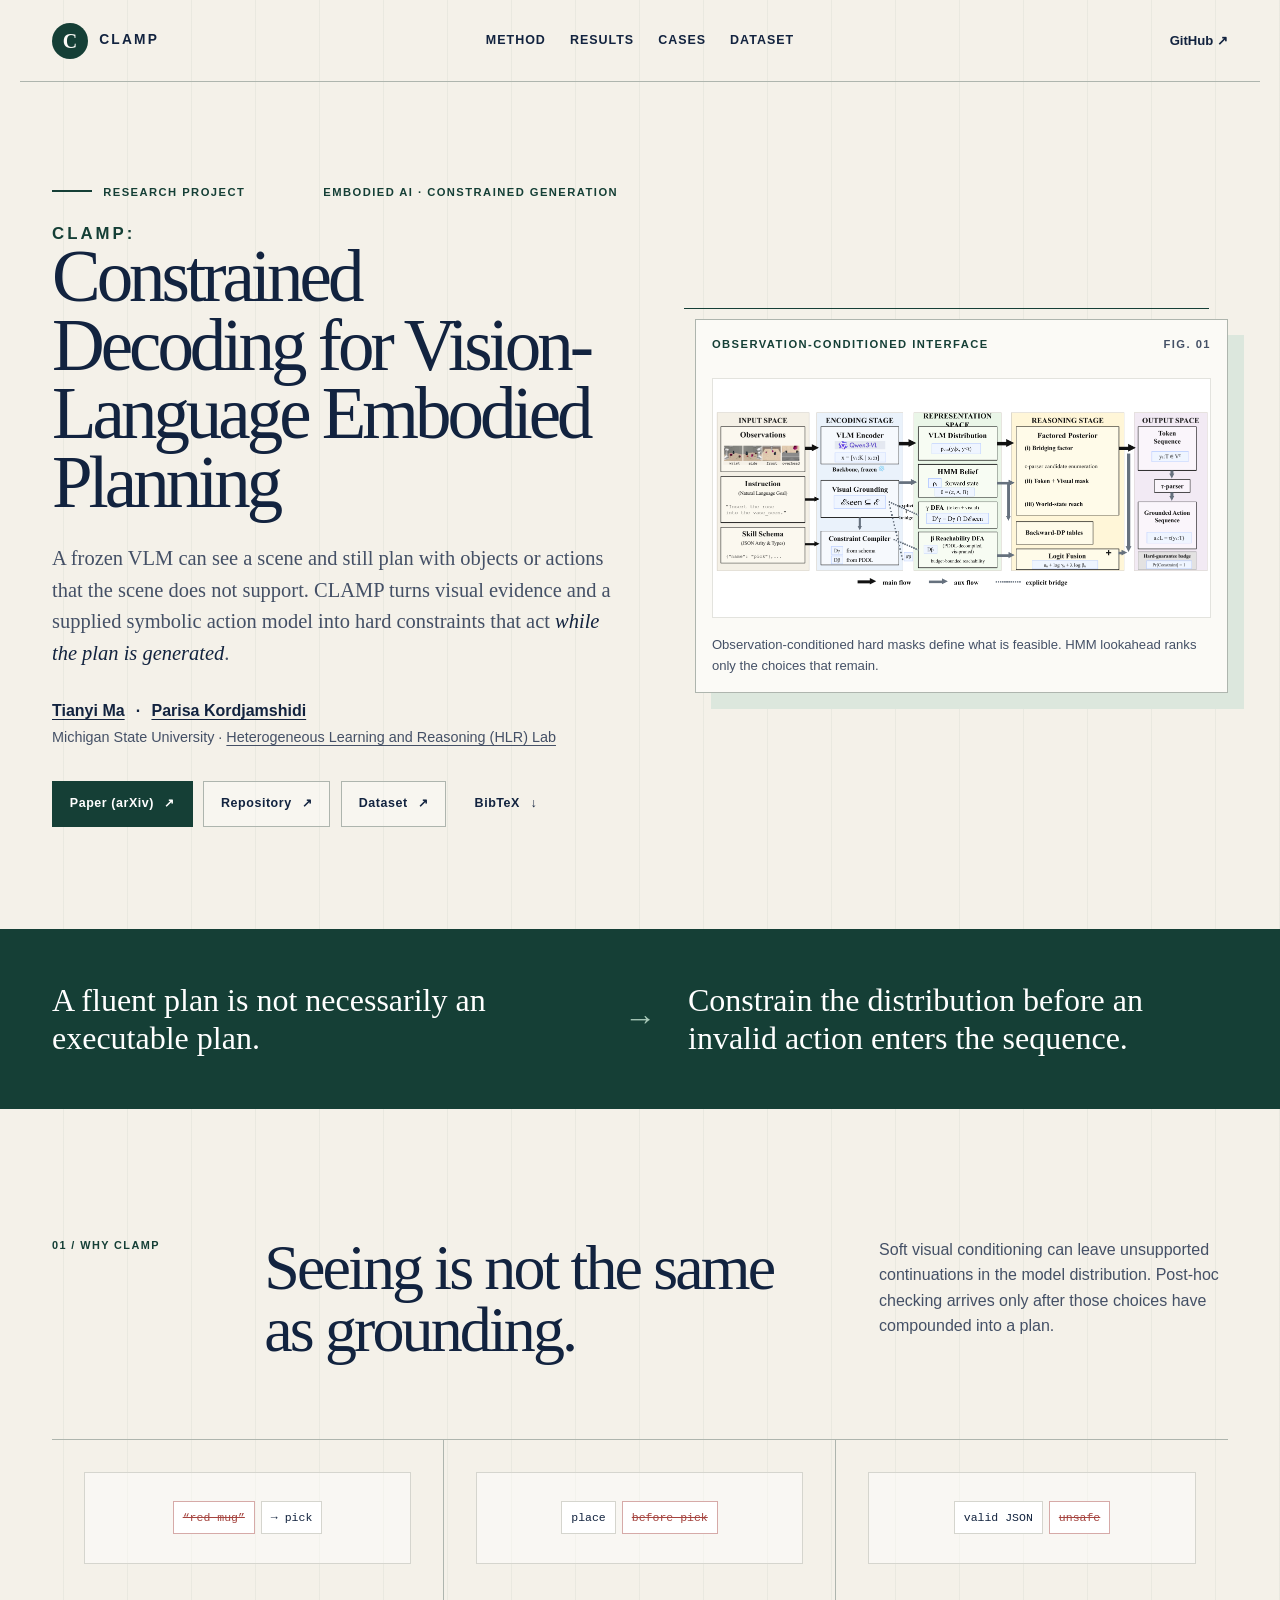
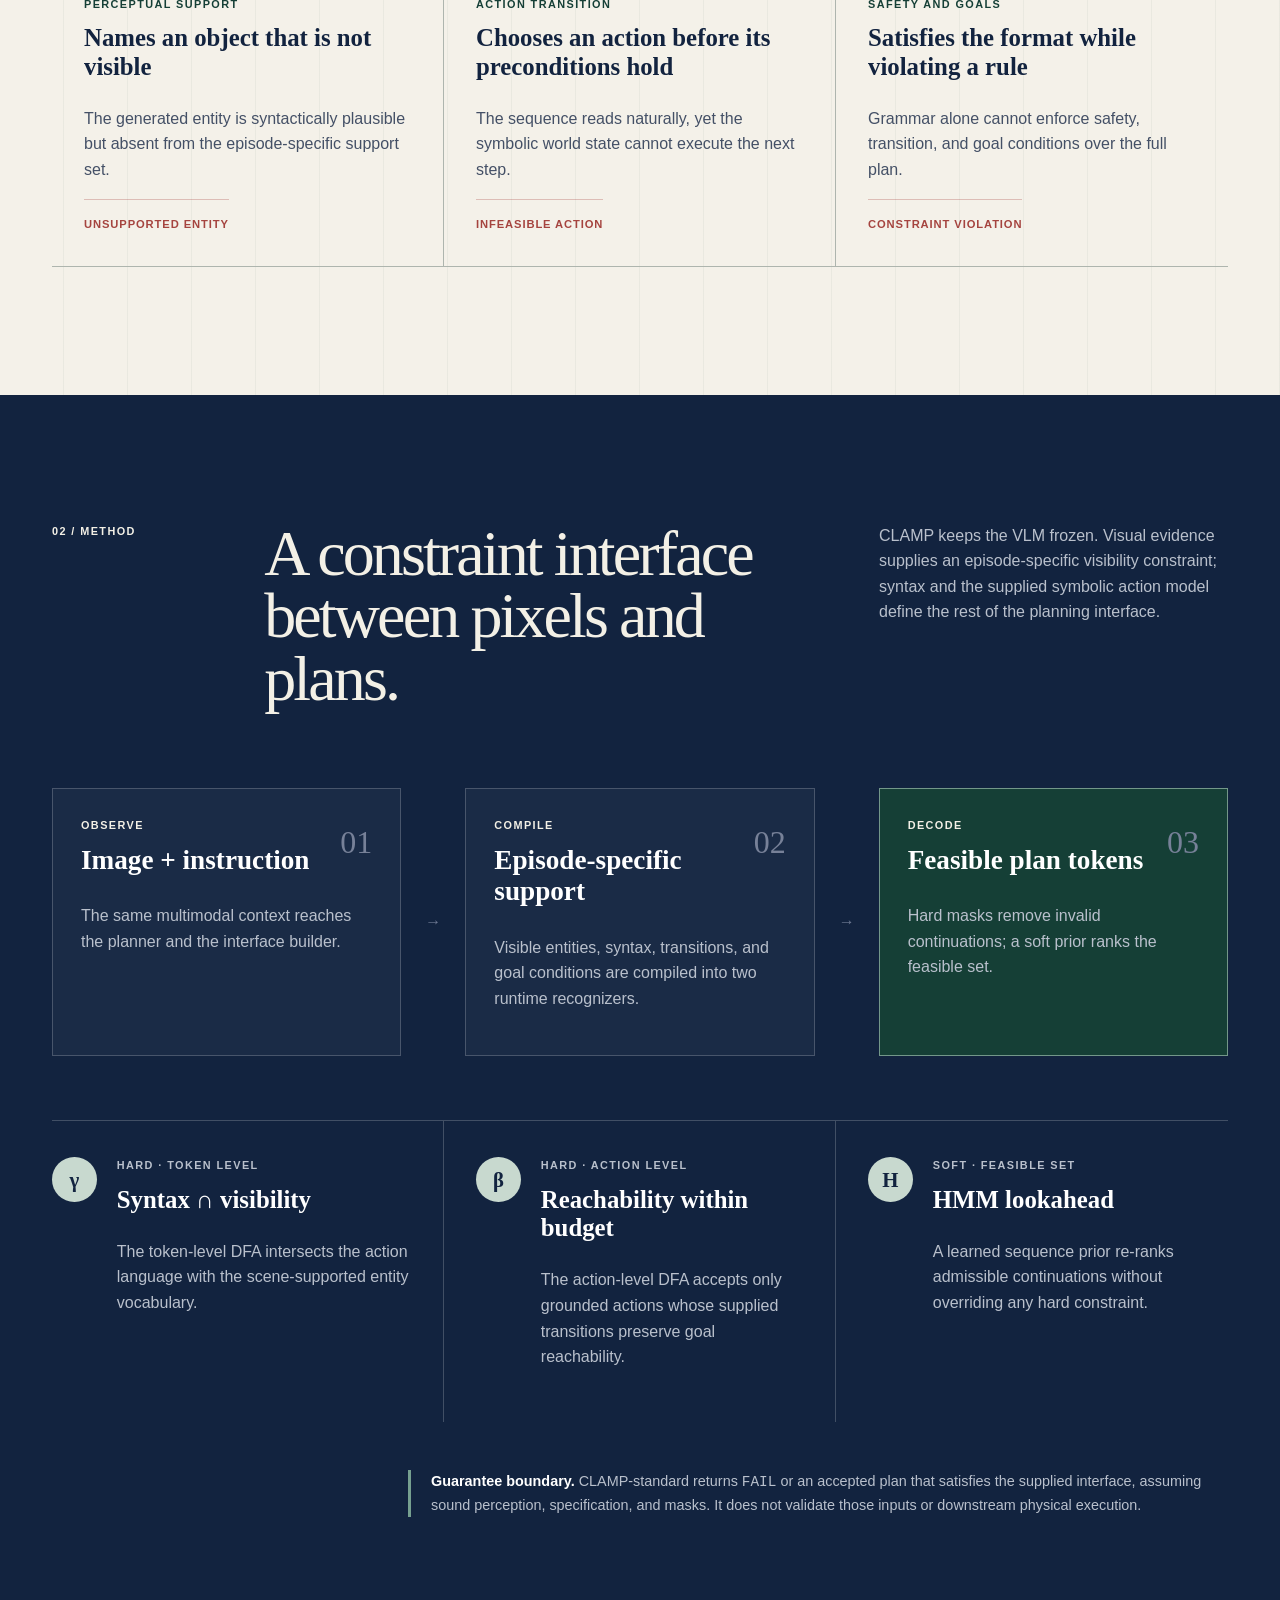
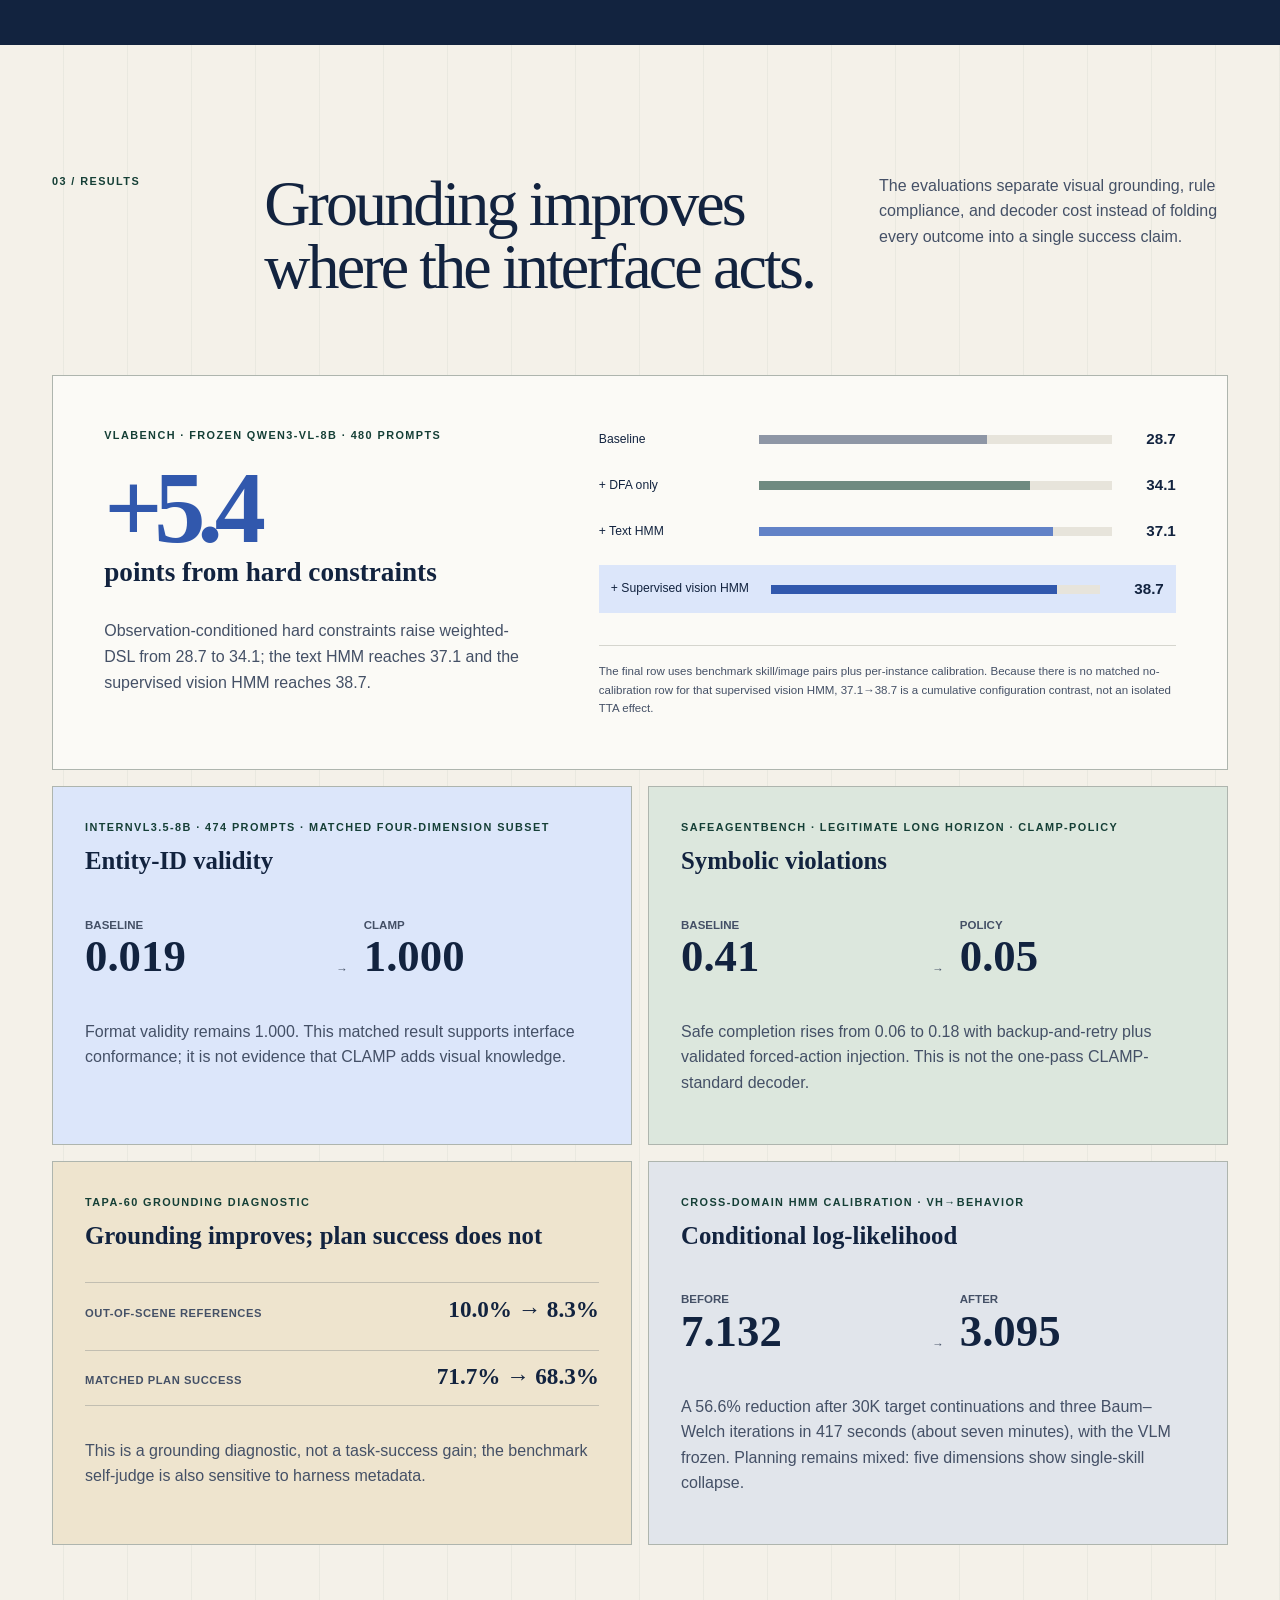
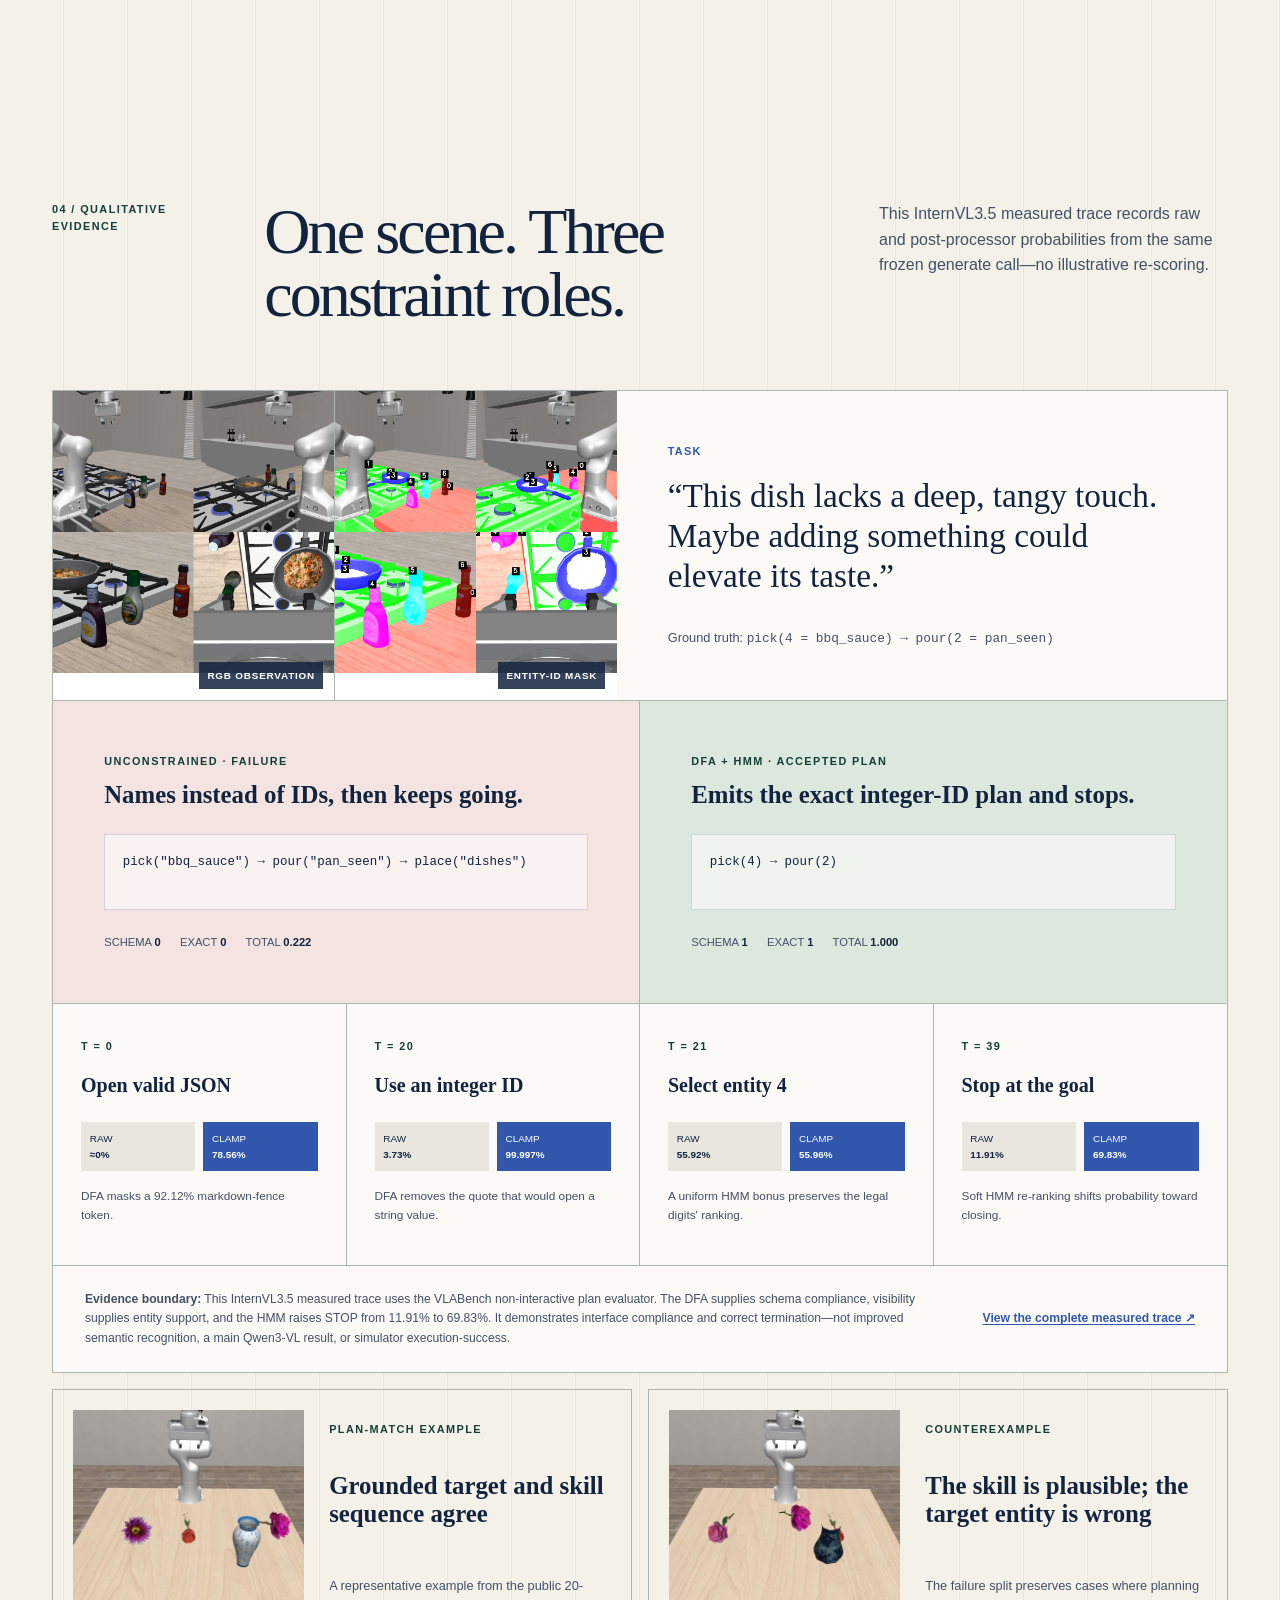
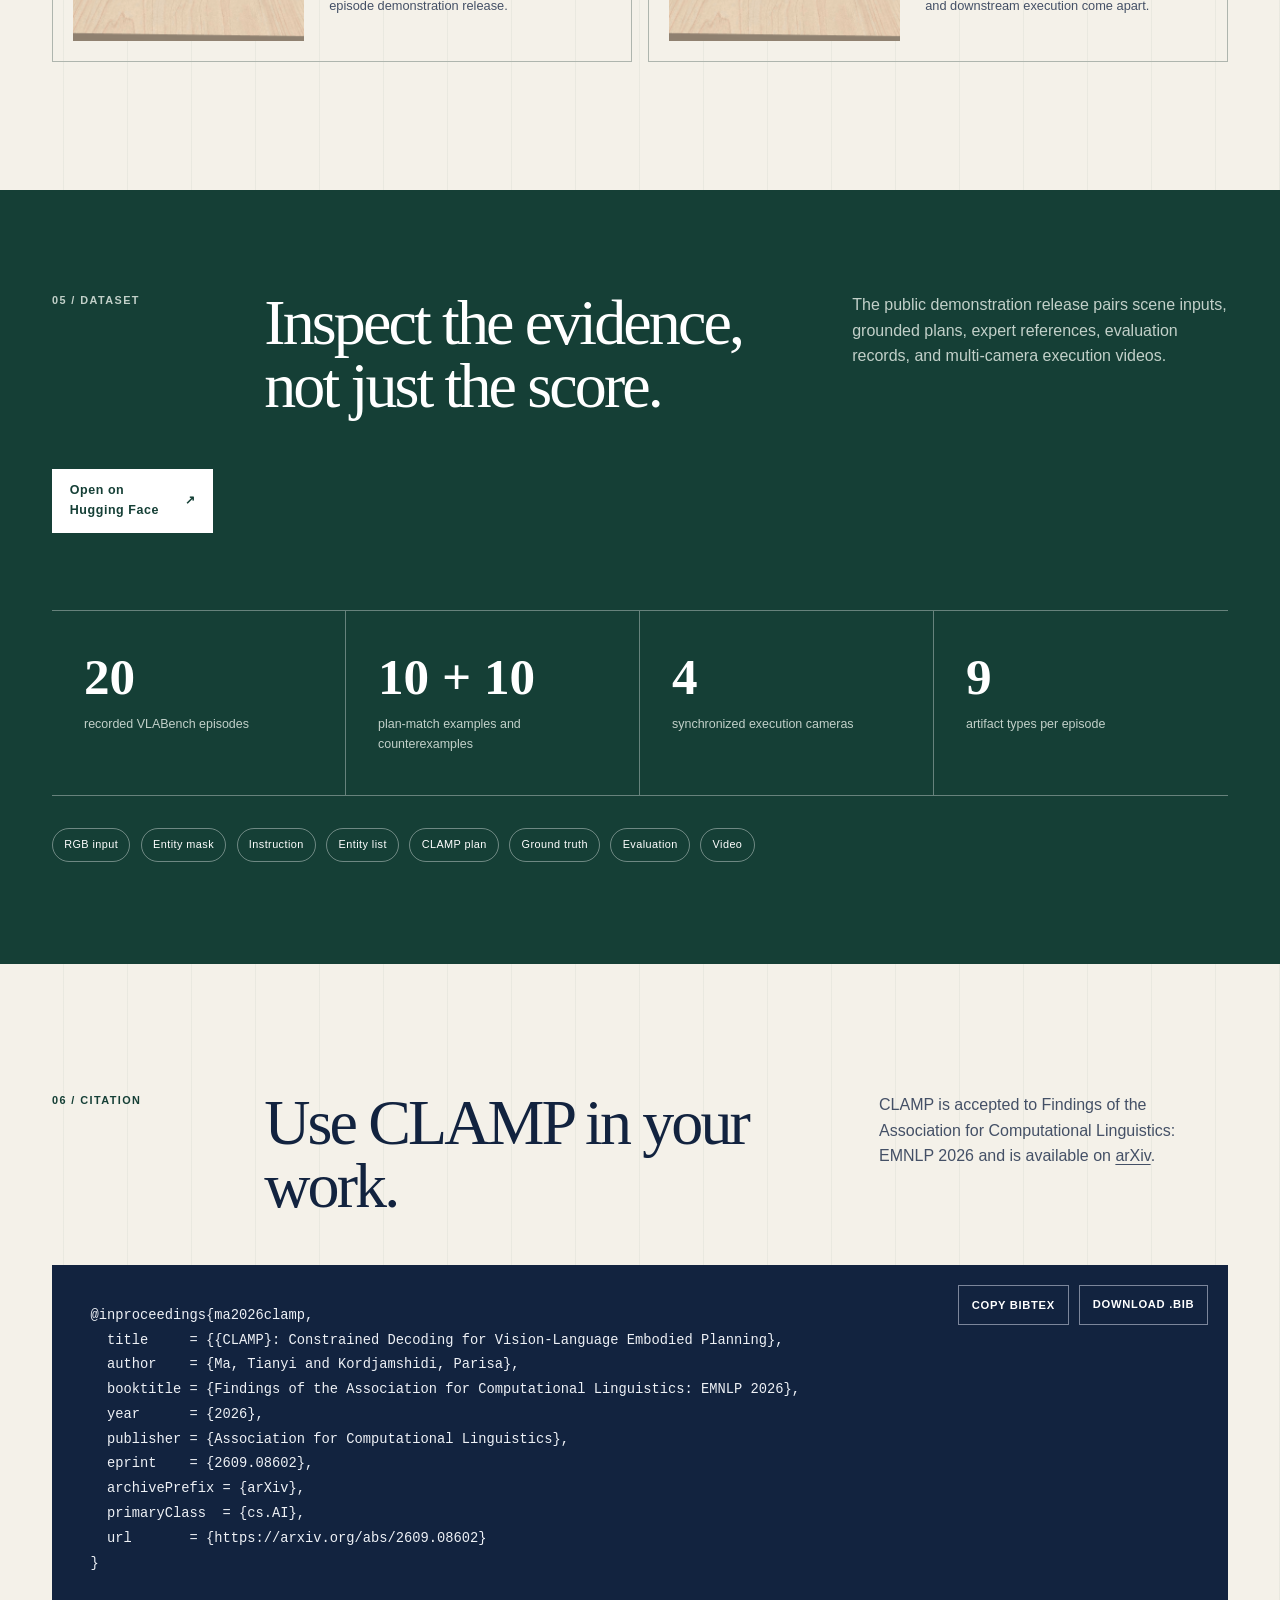
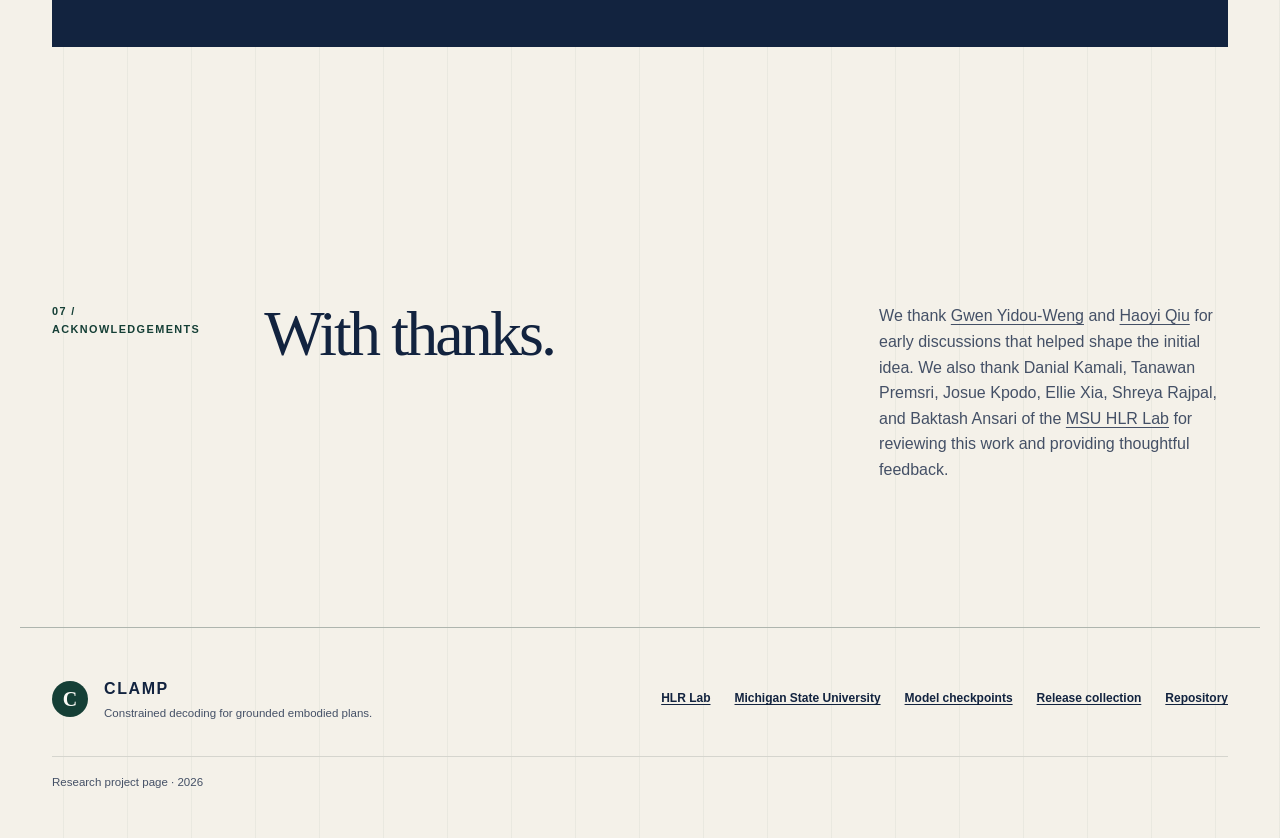
<file: CLAMP/index.html>
<!DOCTYPE html>
<html lang="en">
  <head>
    <meta charset="utf-8">
    <meta name="viewport" content="width=device-width, initial-scale=1">
    <meta
      name="description"
      content="CLAMP turns visual evidence and symbolic rules into decoding-time constraints for grounded, executable embodied plans."
    >
    <meta name="theme-color" content="#153f36">
    <link rel="canonical" href="https://suemarsr.github.io/CLAMP/">
    <meta property="og:type" content="website">
    <meta property="og:url" content="https://suemarsr.github.io/CLAMP/">
    <meta property="og:title" content="CLAMP · Constrained Decoding for Vision-Language Embodied Planning">
    <meta
      property="og:description"
      content="Observation-conditioned constraints for grounded, executable embodied plans."
    >
    <meta property="og:image" content="https://suemarsr.github.io/CLAMP/assets/social/clamp-og.png">
    <meta name="twitter:card" content="summary_large_image">
    <meta name="twitter:title" content="CLAMP · Constrained Decoding for Vision-Language Embodied Planning">
    <meta
      name="twitter:description"
      content="Observation-conditioned constraints for grounded, executable embodied plans."
    >
    <meta name="twitter:image" content="https://suemarsr.github.io/CLAMP/assets/social/clamp-og.png">
    <link rel="stylesheet" href="assets/site.css">
    <title>CLAMP · Constrained Decoding for Vision-Language Embodied Planning</title>
  </head>
  <body>
    <a class="skip-link" href="#main">Skip to content</a>

    <header class="site-header">
      <a class="wordmark" href="#top" aria-label="CLAMP home">
        <span class="wordmark-mark" aria-hidden="true">C</span>
        <span>CLAMP</span>
      </a>
      <nav aria-label="Primary">
        <a href="#method">Method</a>
        <a href="#results">Results</a>
        <a href="#qualitative">Cases</a>
        <a href="#dataset">Dataset</a>
      </nav>
      <a class="header-link" href="https://github.com/HLR/CLAMP">GitHub <span aria-hidden="true">↗</span></a>
    </header>

    <main id="main">
      <section class="hero" id="top" aria-labelledby="hero-title">
        <div class="hero-copy">
          <p class="eyebrow"><span>Research project</span><span>Embodied AI · Constrained generation</span></p>
          <h1 id="hero-title">
            <span class="title-acronym">CLAMP:</span>
            Constrained Decoding for Vision-Language Embodied Planning
          </h1>
          <p class="hero-deck">
            A frozen VLM can see a scene and still plan with objects or actions that the scene does not support.
            CLAMP turns visual evidence and a supplied symbolic action model into hard constraints that act
            <em>while the plan is generated</em>.
          </p>

          <div class="authors" role="group" aria-label="Authors">
            <a href="https://suemarsr.github.io/">Tianyi Ma</a>
            <span aria-hidden="true">·</span>
            <a href="https://hlr.github.io/team/">Parisa Kordjamshidi</a>
          </div>
          <p class="affiliation">
            Michigan State University ·
            <a href="https://hlr.github.io/">Heterogeneous Learning and Reasoning (HLR) Lab</a>
          </p>

          <div class="hero-actions" role="group" aria-label="Project resources">
            <a class="button button-primary" href="https://arxiv.org/abs/2609.08602">Paper (arXiv) <span aria-hidden="true">↗</span></a>
            <a class="button" href="https://github.com/HLR/CLAMP">Repository <span aria-hidden="true">↗</span></a>
            <a class="button" href="https://huggingface.co/datasets/SueMintony/CLAMP-Sampled-Continuations-and-Demos">Dataset <span aria-hidden="true">↗</span></a>
            <a class="button button-text" href="#citation">BibTeX <span aria-hidden="true">↓</span></a>
          </div>
        </div>

        <div class="hero-proof" role="group" aria-label="CLAMP framework overview">
          <div class="proof-label">
            <span>Observation-conditioned interface</span>
            <span class="proof-index">Fig. 01</span>
          </div>
          <img
            src="assets/figures/clamp-framework-camera-ready.png"
            alt="Camera-ready CLAMP framework: visual grounding and a constraint compiler build token-level and action-level DFAs, while an HMM re-ranks the VLM distribution inside the feasible set."
          >
          <p>
            Observation-conditioned hard masks define what is feasible. HMM lookahead ranks only the choices that remain.
          </p>
        </div>
      </section>

      <section class="thesis-band" aria-label="CLAMP thesis">
        <p>A fluent plan is not necessarily an executable plan.</p>
        <span aria-hidden="true">→</span>
        <p>Constrain the distribution before an invalid action enters the sequence.</p>
      </section>

      <section class="section section-motivation" id="motivation" aria-labelledby="motivation-title">
        <div class="section-heading">
          <p class="section-number">01 / Why CLAMP</p>
          <h2 id="motivation-title">Seeing is not the same as grounding.</h2>
          <p>
            Soft visual conditioning can leave unsupported continuations in the model distribution.
            Post-hoc checking arrives only after those choices have compounded into a plan.
          </p>
        </div>

        <div class="failure-grid">
          <article class="failure-card">
            <div class="failure-code"><span class="token token-bad">“red mug”</span><span class="token">→ pick</span></div>
            <p class="card-kicker">Perceptual support</p>
            <h3>Names an object that is not visible</h3>
            <p>The generated entity is syntactically plausible but absent from the episode-specific support set.</p>
            <span class="failure-tag">Unsupported entity</span>
          </article>
          <article class="failure-card">
            <div class="failure-code"><span class="token">place</span><span class="token token-bad">before pick</span></div>
            <p class="card-kicker">Action transition</p>
            <h3>Chooses an action before its preconditions hold</h3>
            <p>The sequence reads naturally, yet the symbolic world state cannot execute the next step.</p>
            <span class="failure-tag">Infeasible action</span>
          </article>
          <article class="failure-card">
            <div class="failure-code"><span class="token">valid JSON</span><span class="token token-bad">unsafe</span></div>
            <p class="card-kicker">Safety and goals</p>
            <h3>Satisfies the format while violating a rule</h3>
            <p>Grammar alone cannot enforce safety, transition, and goal conditions over the full plan.</p>
            <span class="failure-tag">Constraint violation</span>
          </article>
        </div>
      </section>

      <section class="section section-method" id="method" aria-labelledby="method-title">
        <div class="section-heading method-heading">
          <p class="section-number">02 / Method</p>
          <h2 id="method-title">A constraint interface between pixels and plans.</h2>
          <p>
            CLAMP keeps the VLM frozen. Visual evidence supplies an episode-specific visibility constraint;
            syntax and the supplied symbolic action model define the rest of the planning interface.
          </p>
        </div>

        <div class="method-flow" role="group" aria-label="CLAMP method flow">
          <div class="flow-input">
            <span class="flow-step">01</span>
            <p class="flow-label">Observe</p>
            <h3>Image + instruction</h3>
            <p>The same multimodal context reaches the planner and the interface builder.</p>
          </div>
          <span class="flow-arrow" aria-hidden="true">→</span>
          <div class="flow-input">
            <span class="flow-step">02</span>
            <p class="flow-label">Compile</p>
            <h3>Episode-specific support</h3>
            <p>Visible entities, syntax, transitions, and goal conditions are compiled into two runtime recognizers.</p>
          </div>
          <span class="flow-arrow" aria-hidden="true">→</span>
          <div class="flow-input flow-output">
            <span class="flow-step">03</span>
            <p class="flow-label">Decode</p>
            <h3>Feasible plan tokens</h3>
            <p>Hard masks remove invalid continuations; a soft prior ranks the feasible set.</p>
          </div>
        </div>

        <div class="constraint-list">
          <article>
            <span class="constraint-symbol" aria-hidden="true">γ</span>
            <div>
              <p class="card-kicker">Hard · token level</p>
              <h3>Syntax ∩ visibility</h3>
              <p>The token-level DFA intersects the action language with the scene-supported entity vocabulary.</p>
            </div>
          </article>
          <article>
            <span class="constraint-symbol" aria-hidden="true">β</span>
            <div>
              <p class="card-kicker">Hard · action level</p>
              <h3>Reachability within budget</h3>
              <p>The action-level DFA accepts only grounded actions whose supplied transitions preserve goal reachability.</p>
            </div>
          </article>
          <article>
            <span class="constraint-symbol" aria-hidden="true">H</span>
            <div>
              <p class="card-kicker">Soft · feasible set</p>
              <h3>HMM lookahead</h3>
              <p>A learned sequence prior re-ranks admissible continuations without overriding any hard constraint.</p>
            </div>
          </article>
        </div>

        <aside class="scope-note">
          <strong>Guarantee boundary.</strong>
          CLAMP-standard returns <code>FAIL</code> or an accepted plan that satisfies the supplied interface,
          assuming sound perception, specification, and masks. It does not validate those inputs or downstream physical execution.
        </aside>
      </section>

      <section class="section section-results" id="results" aria-labelledby="results-title">
        <div class="section-heading results-heading">
          <p class="section-number">03 / Results</p>
          <h2 id="results-title">Grounding improves where the interface acts.</h2>
          <p>
            The evaluations separate visual grounding, rule compliance, and decoder cost instead of folding every outcome into a single success claim.
          </p>
        </div>

        <div class="result-feature">
          <div class="result-lead">
            <p class="card-kicker">VLABench · frozen Qwen3-VL-8B · 480 prompts</p>
            <p class="result-number">+5.4</p>
            <h3>points from hard constraints</h3>
            <p>Observation-conditioned hard constraints raise weighted-DSL from 28.7 to 34.1; the text HMM reaches 37.1 and the supervised vision HMM reaches 38.7.</p>
          </div>
          <div class="result-chart" role="group" aria-label="VLABench weighted-DSL mean by configuration">
            <div class="chart-row">
              <span>Baseline</span><div class="bar-track"><span class="bar baseline" style="--value: 28.7%"></span></div><strong>28.7</strong>
            </div>
            <div class="chart-row">
              <span>+ DFA only</span><div class="bar-track"><span class="bar hard" style="--value: 34.1%"></span></div><strong>34.1</strong>
            </div>
            <div class="chart-row">
              <span>+ Text HMM</span><div class="bar-track"><span class="bar hmm" style="--value: 37.1%"></span></div><strong>37.1</strong>
            </div>
            <div class="chart-row chart-row-emphasis">
              <span>+ Supervised vision HMM</span><div class="bar-track"><span class="bar clamp" style="--value: 38.7%"></span></div><strong>38.7</strong>
            </div>
            <p class="chart-note">
              The final row uses benchmark skill/image pairs plus per-instance calibration.
              Because there is no matched no-calibration row for that supervised vision HMM,
              37.1→38.7 is a cumulative configuration contrast, not an isolated TTA effect.
            </p>
          </div>
        </div>

        <div class="result-grid">
          <article class="result-card result-card-blue">
            <p class="card-kicker">InternVL3.5-8B · 474 prompts · matched four-dimension subset</p>
            <h3>Entity-ID validity</h3>
            <div class="before-after" role="group" aria-label="Entity-ID validity improves from 0.019 to 1.000">
              <div><span>Baseline</span><strong>0.019</strong></div>
              <span aria-hidden="true">→</span>
              <div><span>CLAMP</span><strong>1.000</strong></div>
            </div>
            <p>Format validity remains 1.000. This matched result supports interface conformance; it is not evidence that CLAMP adds visual knowledge.</p>
          </article>
          <article class="result-card result-card-green">
            <p class="card-kicker">SafeAgentBench · legitimate long horizon · CLAMP-policy</p>
            <h3>Symbolic violations</h3>
            <div class="before-after" role="group" aria-label="CLAMP-policy symbolic violations fall from 0.41 to 0.05">
              <div><span>Baseline</span><strong>0.41</strong></div>
              <span aria-hidden="true">→</span>
              <div><span>Policy</span><strong>0.05</strong></div>
            </div>
            <p>Safe completion rises from 0.06 to 0.18 with backup-and-retry plus validated forced-action injection. This is not the one-pass CLAMP-standard decoder.</p>
          </article>
          <article class="result-card result-card-ochre">
            <p class="card-kicker">TaPA-60 grounding diagnostic</p>
            <h3>Grounding improves; plan success does not</h3>
            <div class="diagnostic-pair" role="group" aria-label="TaPA grounding and plan-success metrics">
              <div><span>Out-of-scene references</span><strong>10.0% → 8.3%</strong></div>
              <div><span>Matched plan success</span><strong>71.7% → 68.3%</strong></div>
            </div>
            <p>This is a grounding diagnostic, not a task-success gain; the benchmark self-judge is also sensitive to harness metadata.</p>
          </article>
          <article class="result-card result-card-slate">
            <p class="card-kicker">Cross-domain HMM calibration · VH→BEHAVIOR</p>
            <h3>Conditional log-likelihood</h3>
            <div class="before-after" role="group" aria-label="Conditional log-likelihood falls from 7.132 to 3.095">
              <div><span>Before</span><strong>7.132</strong></div>
              <span aria-hidden="true">→</span>
              <div><span>After</span><strong>3.095</strong></div>
            </div>
            <p>A 56.6% reduction after 30K target continuations and three Baum–Welch iterations in 417 seconds (about seven minutes), with the VLM frozen. Planning remains mixed: five dimensions show single-skill collapse.</p>
          </article>
        </div>
      </section>

      <section class="section section-cases" id="qualitative" aria-labelledby="qualitative-title">
        <div class="section-heading cases-heading">
          <p class="section-number">04 / Qualitative evidence</p>
          <h2 id="qualitative-title">One scene. Three constraint roles.</h2>
          <p>
            This InternVL3.5 measured trace records raw and post-processor probabilities from the same frozen generate call—no illustrative re-scoring.
          </p>
        </div>

        <article class="case-feature">
          <div class="case-context">
            <div class="case-images">
              <figure>
                <img src="assets/figures/case-input.png" alt="Four-camera RGB view of a VLABench kitchen scene with a pan and condiment bottles.">
                <figcaption>RGB observation</figcaption>
              </figure>
              <figure>
                <img src="assets/figures/case-mask.png" alt="The same kitchen scene with entity-ID segmentation labels; barbecue sauce is entity 4 and the pan is entity 2.">
                <figcaption>Entity-ID mask</figcaption>
              </figure>
            </div>
            <div class="case-prompt">
              <span>Task</span>
              <blockquote>“This dish lacks a deep, tangy touch. Maybe adding something could elevate its taste.”</blockquote>
              <p>Ground truth: <code>pick(4 = bbq_sauce) → pour(2 = pan_seen)</code></p>
            </div>
          </div>

          <div class="plan-comparison">
            <article class="plan plan-baseline">
              <p class="card-kicker">Unconstrained · failure</p>
              <h3>Names instead of IDs, then keeps going.</h3>
              <code>pick("bbq_sauce") → pour("pan_seen") → place("dishes")</code>
              <div class="plan-metrics"><span>Schema <strong>0</strong></span><span>Exact <strong>0</strong></span><span>Total <strong>0.222</strong></span></div>
            </article>
            <article class="plan plan-clamp">
              <p class="card-kicker">DFA + HMM · accepted plan</p>
              <h3>Emits the exact integer-ID plan and stops.</h3>
              <code>pick(4) → pour(2)</code>
              <div class="plan-metrics"><span>Schema <strong>1</strong></span><span>Exact <strong>1</strong></span><span>Total <strong>1.000</strong></span></div>
            </article>
          </div>

          <div class="probability-strip" role="group" aria-label="Measured decoder probability changes">
            <article>
              <span class="prob-step">t = 0</span>
              <h4>Open valid JSON</h4>
              <div class="prob-pair"><span>Raw <strong>≈0%</strong></span><span>CLAMP <strong>78.56%</strong></span></div>
              <p>DFA masks a 92.12% markdown-fence token.</p>
            </article>
            <article>
              <span class="prob-step">t = 20</span>
              <h4>Use an integer ID</h4>
              <div class="prob-pair"><span>Raw <strong>3.73%</strong></span><span>CLAMP <strong>99.997%</strong></span></div>
              <p>DFA removes the quote that would open a string value.</p>
            </article>
            <article>
              <span class="prob-step">t = 21</span>
              <h4>Select entity 4</h4>
              <div class="prob-pair"><span>Raw <strong>55.92%</strong></span><span>CLAMP <strong>55.96%</strong></span></div>
              <p>A uniform HMM bonus preserves the legal digits' ranking.</p>
            </article>
            <article>
              <span class="prob-step">t = 39</span>
              <h4>Stop at the goal</h4>
              <div class="prob-pair"><span>Raw <strong>11.91%</strong></span><span>CLAMP <strong>69.83%</strong></span></div>
              <p>Soft HMM re-ranking shifts probability toward closing.</p>
            </article>
          </div>

          <div class="case-download">
            <p><strong>Evidence boundary:</strong> This InternVL3.5 measured trace uses the VLABench non-interactive plan evaluator. The DFA supplies schema compliance, visibility supplies entity support, and the HMM raises STOP from 11.91% to 69.83%. It demonstrates interface compliance and correct termination—not improved semantic recognition, a main Qwen3-VL result, or simulator execution-success.</p>
            <a href="assets/figures/case-study-camera-ready.png">View the complete measured trace <span aria-hidden="true">↗</span></a>
          </div>
        </article>

        <div class="demo-grid">
          <article class="demo-card">
            <div class="demo-image-wrap"><img src="assets/figures/demo-success.png" alt="VLABench scene from a CLAMP plan-match example."></div>
            <p class="card-kicker">Plan-match example</p>
            <h3>Grounded target and skill sequence agree</h3>
            <p>A representative example from the public 20-episode demonstration release.</p>
          </article>
          <article class="demo-card">
            <div class="demo-image-wrap"><img src="assets/figures/demo-failure.png" alt="VLABench scene from a CLAMP wrong-entity counterexample."></div>
            <p class="card-kicker">Counterexample</p>
            <h3>The skill is plausible; the target entity is wrong</h3>
            <p>The failure split preserves cases where planning and downstream execution come apart.</p>
          </article>
        </div>
      </section>

      <section class="section section-dataset" id="dataset" aria-labelledby="dataset-title">
        <div class="dataset-panel">
          <div class="section-heading dataset-heading">
            <p class="section-number">05 / Dataset</p>
            <h2 id="dataset-title">Inspect the evidence, not just the score.</h2>
            <p>
              The public demonstration release pairs scene inputs, grounded plans, expert references, evaluation records, and multi-camera execution videos.
            </p>
            <a class="button button-light" href="https://huggingface.co/datasets/SueMintony/CLAMP-Sampled-Continuations-and-Demos">Open on Hugging Face <span aria-hidden="true">↗</span></a>
          </div>
          <dl class="dataset-stats">
            <div><dt>20</dt><dd>recorded VLABench episodes</dd></div>
            <div><dt>10 + 10</dt><dd>plan-match examples and counterexamples</dd></div>
            <div><dt>4</dt><dd>synchronized execution cameras</dd></div>
            <div><dt>9</dt><dd>artifact types per episode</dd></div>
          </dl>
          <div class="artifact-line" role="group" aria-label="Dataset artifact types">
            <span>RGB input</span><span>Entity mask</span><span>Instruction</span><span>Entity list</span><span>CLAMP plan</span><span>Ground truth</span><span>Evaluation</span><span>Video</span>
          </div>
        </div>
      </section>

      <section class="section section-citation" id="citation" aria-labelledby="citation-title">
        <div class="section-heading citation-heading">
          <p class="section-number">06 / Citation</p>
          <h2 id="citation-title">Use CLAMP in your work.</h2>
          <p>
            CLAMP is accepted to Findings of the Association for Computational Linguistics: EMNLP 2026
            and is available on <a href="https://arxiv.org/abs/2609.08602">arXiv</a>.
          </p>
        </div>
        <div class="citation-card">
          <pre id="bibtex"><code>@inproceedings{ma2026clamp,
  title     = {{CLAMP}: Constrained Decoding for Vision-Language Embodied Planning},
  author    = {Ma, Tianyi and Kordjamshidi, Parisa},
  booktitle = {Findings of the Association for Computational Linguistics: EMNLP 2026},
  year      = {2026},
  publisher = {Association for Computational Linguistics},
  eprint    = {2609.08602},
  archivePrefix = {arXiv},
  primaryClass  = {cs.AI},
  url       = {https://arxiv.org/abs/2609.08602}
}</code></pre>
          <div class="citation-actions">
            <button class="copy-button" type="button" data-copy-citation aria-describedby="copy-status">Copy BibTeX</button>
            <a href="CITATION.bib" download>Download .bib</a>
          </div>
          <p class="copy-status" id="copy-status" aria-live="polite"></p>
        </div>
      </section>

      <section class="section section-acknowledgements" id="acknowledgements" aria-labelledby="acknowledgements-title">
        <div class="section-heading acknowledgements-heading">
          <p class="section-number">07 / Acknowledgements</p>
          <h2 id="acknowledgements-title">With thanks.</h2>
          <p>
            We thank <a href="https://yidouweng.github.io">Gwen Yidou-Weng</a> and
            <a href="https://haoyiq114.github.io">Haoyi Qiu</a> for early discussions that helped shape the initial idea.
            We also thank Danial Kamali, Tanawan Premsri, Josue Kpodo, Ellie Xia, Shreya Rajpal, and Baktash Ansari of the
            <a href="https://hlr.github.io/team/">MSU HLR Lab</a> for reviewing this work and providing thoughtful feedback.
          </p>
        </div>
      </section>
    </main>

    <footer>
      <div>
        <span class="footer-mark" aria-hidden="true">C</span>
        <div><strong>CLAMP</strong><p>Constrained decoding for grounded embodied plans.</p></div>
      </div>
      <div class="footer-links">
        <a href="https://hlr.github.io/">HLR Lab</a>
        <a href="https://engineering.msu.edu/about/departments/cse">Michigan State University</a>
        <a href="https://huggingface.co/SueMintony/CLAMP-HMM-Checkpoints">Model checkpoints</a>
        <a href="https://huggingface.co/collections/SueMintony/clamp-hmm-checkpoints-sampled-continuations-and-demos-6a876ddfa7602097020a565c">Release collection</a>
        <a href="https://github.com/HLR/CLAMP">Repository</a>
      </div>
      <p class="footer-note">Research project page · 2026</p>
    </footer>
    <script type="module" src="assets/site.js"></script>
  </body>
</html>
</file>
<file: CLAMP/assets/site.css>
:root {
  --paper: #f4f1e9;
  --paper-bright: #fbfaf6;
  --ink: #12233f;
  --ink-soft: #445066;
  --line: #d5d5ce;
  --line-dark: #aeb5ae;
  --green: #153f36;
  --green-soft: #dce7dd;
  --blue: #3158ad;
  --blue-soft: #dce6fa;
  --ochre: #9a6b18;
  --slate-soft: #e1e5eb;
  --red: #a5443f;
  --sans: "Avenir Next", Avenir, "Helvetica Neue", Arial, sans-serif;
  --serif: "Iowan Old Style", "Palatino Linotype", Palatino, Georgia, serif;
  --max: 1240px;
  color-scheme: light;
}

* {
  box-sizing: border-box;
}

html {
  scroll-behavior: smooth;
}

body {
  margin: 0;
  color: var(--ink);
  background:
    linear-gradient(90deg, transparent calc(100% - 1px), rgba(21, 63, 54, 0.05) 1px) 0 0 / 64px 64px,
    var(--paper);
  font-family: var(--sans);
  line-height: 1.6;
  text-rendering: optimizeLegibility;
}

img {
  display: block;
  max-width: 100%;
}

a {
  color: inherit;
  text-decoration-thickness: 1px;
  text-underline-offset: 0.2em;
}

button,
a {
  -webkit-tap-highlight-color: transparent;
}

:focus-visible {
  outline: 3px solid #e9ad3d;
  outline-offset: 4px;
}

.skip-link {
  position: fixed;
  top: 1rem;
  left: 1rem;
  z-index: 100;
  padding: 0.7rem 1rem;
  color: white;
  background: var(--green);
  transform: translateY(-200%);
}

.skip-link:focus {
  transform: translateY(0);
}

.site-header {
  position: relative;
  z-index: 10;
  display: grid;
  grid-template-columns: 1fr auto 1fr;
  align-items: center;
  max-width: var(--max);
  min-height: 82px;
  margin: 0 auto;
  padding: 0 2rem;
  border-bottom: 1px solid var(--line-dark);
}

.wordmark {
  display: inline-flex;
  gap: 0.7rem;
  align-items: center;
  justify-self: start;
  font-size: 0.86rem;
  font-weight: 800;
  letter-spacing: 0.16em;
  text-decoration: none;
}

.wordmark-mark,
.footer-mark {
  display: grid;
  place-items: center;
  width: 2.25rem;
  aspect-ratio: 1;
  color: var(--paper-bright);
  background: var(--green);
  border-radius: 50%;
  font-family: var(--serif);
  font-size: 1.25rem;
  font-weight: 700;
  letter-spacing: 0;
}

.site-header nav {
  display: flex;
  gap: 1.5rem;
  font-size: 0.78rem;
  font-weight: 700;
  letter-spacing: 0.08em;
  text-transform: uppercase;
}

.site-header nav a,
.header-link {
  text-decoration: none;
}

.site-header nav a:hover,
.header-link:hover,
.footer-links a:hover {
  color: var(--blue);
}

.header-link {
  justify-self: end;
  font-size: 0.82rem;
  font-weight: 700;
}

.hero {
  display: grid;
  grid-template-columns: 1.03fr 0.97fr;
  gap: clamp(2.5rem, 6vw, 6.5rem);
  align-items: center;
  max-width: var(--max);
  min-height: calc(100svh - 82px);
  margin: 0 auto;
  padding: clamp(4.5rem, 8vw, 8rem) 2rem;
}

.hero-copy {
  max-width: 680px;
}

.eyebrow,
.proof-label {
  display: flex;
  justify-content: space-between;
  gap: 1rem;
  margin: 0 0 1.5rem;
  color: var(--green);
  font-size: 0.7rem;
  font-weight: 800;
  letter-spacing: 0.13em;
  text-transform: uppercase;
}

.eyebrow span:first-child::before {
  display: inline-block;
  width: 2.5rem;
  height: 2px;
  margin: 0 0.7rem 0.25rem 0;
  background: var(--green);
  content: "";
}

h1,
h2,
h3,
h4,
p {
  margin-top: 0;
}

h1 {
  max-width: 820px;
  margin-bottom: 1.6rem;
  font-family: var(--serif);
  font-size: clamp(3.25rem, 5.7vw, 6.8rem);
  font-weight: 500;
  letter-spacing: -0.055em;
  line-height: 0.94;
}

.title-acronym {
  display: block;
  color: var(--green);
  font-family: var(--sans);
  font-size: 0.23em;
  font-weight: 800;
  letter-spacing: 0.18em;
  line-height: 1;
  text-transform: uppercase;
}

.hero-deck {
  max-width: 610px;
  margin-bottom: 1.75rem;
  color: var(--ink-soft);
  font-family: var(--serif);
  font-size: clamp(1.1rem, 1.6vw, 1.38rem);
  line-height: 1.55;
}

.hero-deck em {
  color: var(--ink);
  font-style: italic;
}

.authors {
  display: flex;
  gap: 0.7rem;
  align-items: center;
  margin-bottom: 0.15rem;
  font-weight: 750;
}

.affiliation {
  margin-bottom: 2rem;
  color: var(--ink-soft);
  font-size: 0.9rem;
}

.hero-actions {
  display: flex;
  flex-wrap: wrap;
  gap: 0.65rem;
}

.button {
  display: inline-flex;
  gap: 0.65rem;
  align-items: center;
  justify-content: center;
  min-height: 46px;
  padding: 0.7rem 1.05rem;
  border: 1px solid var(--line-dark);
  background: rgba(255, 255, 255, 0.32);
  font-size: 0.78rem;
  font-weight: 800;
  letter-spacing: 0.045em;
  text-decoration: none;
  transition: transform 160ms ease, color 160ms ease, background 160ms ease;
}

.button:hover {
  color: var(--paper-bright);
  background: var(--ink);
  transform: translateY(-2px);
}

.button-primary {
  color: white;
  background: var(--green);
  border-color: var(--green);
}

.button-text {
  border-color: transparent;
  background: transparent;
}

.hero-proof {
  position: relative;
  padding: 1rem;
  background: var(--paper-bright);
  border: 1px solid var(--line-dark);
  box-shadow: 16px 16px 0 var(--green-soft);
}

.hero-proof::before {
  position: absolute;
  inset: -12px 18px auto -12px;
  height: 1px;
  background: var(--green);
  content: "";
}

.hero-proof img {
  width: 100%;
  min-height: 240px;
  object-fit: contain;
  background: #fff;
  border: 1px solid #e3e3de;
}

.hero-proof > p {
  max-width: 36rem;
  margin: 1rem 0 0;
  color: var(--ink-soft);
  font-size: 0.82rem;
}

.proof-index {
  color: var(--ink-soft);
}

.thesis-band {
  display: grid;
  grid-template-columns: 1fr auto 1fr;
  gap: 2rem;
  align-items: center;
  padding: clamp(2rem, 4vw, 4rem) max(2rem, calc((100vw - var(--max)) / 2 + 2rem));
  color: white;
  background: var(--green);
}

.thesis-band p {
  margin: 0;
  font-family: var(--serif);
  font-size: clamp(1.5rem, 2.5vw, 2.5rem);
  line-height: 1.2;
}

.thesis-band span {
  color: #a8c8b8;
  font-size: 2rem;
}

.section {
  max-width: var(--max);
  margin: 0 auto;
  padding: clamp(6rem, 10vw, 10rem) 2rem;
  scroll-margin-top: 2rem;
}

.section-heading {
  display: grid;
  grid-template-columns: 0.3fr 1.05fr 0.65fr;
  gap: clamp(1.5rem, 4vw, 4rem);
  align-items: start;
  margin-bottom: clamp(3rem, 6vw, 6rem);
}

.section-number,
.card-kicker,
.flow-label,
.prob-step {
  color: var(--green);
  font-size: 0.68rem;
  font-weight: 850;
  letter-spacing: 0.13em;
  text-transform: uppercase;
}

.section-heading h2 {
  margin-bottom: 0;
  font-family: var(--serif);
  font-size: clamp(2.65rem, 5vw, 5.3rem);
  font-weight: 500;
  letter-spacing: -0.045em;
  line-height: 0.98;
}

.section-heading > p:last-child {
  color: var(--ink-soft);
  font-size: 1rem;
}

.failure-grid {
  display: grid;
  grid-template-columns: repeat(3, 1fr);
  border-top: 1px solid var(--line-dark);
  border-bottom: 1px solid var(--line-dark);
}

.failure-card {
  display: flex;
  min-height: 390px;
  padding: 2rem;
  border-right: 1px solid var(--line-dark);
  flex-direction: column;
}

.failure-card:last-child {
  border-right: 0;
}

.failure-code {
  display: flex;
  min-height: 92px;
  margin-bottom: 2rem;
  align-items: center;
  justify-content: center;
  gap: 0.4rem;
  background: rgba(255, 255, 255, 0.42);
  border: 1px solid var(--line);
}

.token {
  padding: 0.4rem 0.55rem;
  background: white;
  border: 1px solid var(--line);
  font-family: ui-monospace, SFMono-Regular, Menlo, monospace;
  font-size: 0.72rem;
}

.token-bad {
  color: var(--red);
  border-color: rgba(165, 68, 63, 0.45);
  text-decoration: line-through;
}

.failure-card h3,
.constraint-list h3,
.flow-input h3,
.result-card h3,
.plan h3,
.demo-card h3 {
  font-family: var(--serif);
  font-size: 1.55rem;
  font-weight: 600;
  line-height: 1.15;
}

.failure-card > p:not(.card-kicker) {
  color: var(--ink-soft);
}

.failure-tag {
  align-self: flex-start;
  margin-top: auto;
  padding-top: 1rem;
  color: var(--red);
  border-top: 1px solid rgba(165, 68, 63, 0.3);
  font-size: 0.7rem;
  font-weight: 800;
  letter-spacing: 0.08em;
  text-transform: uppercase;
}

.section-method {
  max-width: none;
  padding-right: max(2rem, calc((100vw - var(--max)) / 2 + 2rem));
  padding-left: max(2rem, calc((100vw - var(--max)) / 2 + 2rem));
  background: var(--ink);
}

.section-method,
.section-method .section-number,
.section-method .card-kicker,
.section-method .flow-label {
  color: #f3f0e6;
}

.section-method .section-heading > p:last-child,
.section-method .flow-input > p:last-child,
.section-method .constraint-list p,
.scope-note {
  color: #b9c0cc;
}

.method-flow {
  display: grid;
  grid-template-columns: 1fr auto 1fr auto 1fr;
  gap: 1.5rem;
  align-items: stretch;
  margin-bottom: 4rem;
}

.flow-input {
  min-height: 260px;
  padding: 1.75rem;
  background: rgba(255, 255, 255, 0.035);
  border: 1px solid rgba(255, 255, 255, 0.2);
}

.flow-input h3 {
  color: white;
  font-size: 1.7rem;
}

.flow-output {
  background: var(--green);
  border-color: #739789;
}

.flow-step {
  float: right;
  color: #778198;
  font-family: var(--serif);
  font-size: 2rem;
}

.flow-arrow {
  display: grid;
  place-items: center;
  color: #6d7892;
}

.constraint-list {
  display: grid;
  grid-template-columns: repeat(3, 1fr);
  border-top: 1px solid rgba(255, 255, 255, 0.2);
}

.constraint-list article {
  display: grid;
  grid-template-columns: auto 1fr;
  gap: 1.25rem;
  padding: 2.25rem 2rem 2.25rem 0;
  border-right: 1px solid rgba(255, 255, 255, 0.2);
}

.constraint-list article + article {
  padding-left: 2rem;
}

.constraint-list article:last-child {
  border-right: 0;
}

.constraint-symbol {
  display: grid;
  place-items: center;
  width: 2.8rem;
  height: 2.8rem;
  color: var(--ink);
  background: #c8d9cf;
  border-radius: 50%;
  font-family: var(--serif);
  font-size: 1.3rem;
  font-weight: 700;
}

.constraint-list h3 {
  color: white;
}

.scope-note {
  max-width: 820px;
  margin: 3rem 0 0 auto;
  padding-left: 1.25rem;
  border-left: 3px solid #76a090;
  font-size: 0.9rem;
}

.scope-note strong {
  color: white;
}

.result-feature {
  display: grid;
  grid-template-columns: 0.42fr 0.58fr;
  gap: clamp(2rem, 6vw, 6rem);
  padding: clamp(2rem, 4vw, 4rem);
  background: var(--paper-bright);
  border: 1px solid var(--line-dark);
}

.result-number {
  margin: 1.2rem 0 0;
  color: var(--blue);
  font-family: var(--serif);
  font-size: clamp(4.5rem, 8vw, 8rem);
  font-weight: 600;
  letter-spacing: -0.08em;
  line-height: 0.85;
}

.result-lead h3 {
  margin: 0 0 1.5rem;
  font-family: var(--serif);
  font-size: 1.7rem;
}

.result-lead > p:last-child,
.result-card > p:last-child {
  color: var(--ink-soft);
}

.result-chart {
  align-self: center;
}

.chart-row {
  display: grid;
  grid-template-columns: 9rem 1fr 3rem;
  gap: 1rem;
  align-items: center;
  margin-bottom: 1.35rem;
  font-size: 0.76rem;
}

.chart-row strong {
  font-size: 0.95rem;
  text-align: right;
}

.bar-track {
  height: 9px;
  overflow: hidden;
  background: #e7e4db;
}

.bar {
  display: block;
  width: calc(var(--value) * 2.25);
  height: 100%;
  background: #8e96a5;
}

.bar.hard { background: #6f8a80; }
.bar.hmm { background: #6282c7; }
.bar.clamp { background: var(--blue); }

.chart-row-emphasis {
  padding: 0.75rem;
  background: var(--blue-soft);
}

.chart-note {
  margin: 2rem 0 0;
  padding-top: 1rem;
  color: var(--ink-soft);
  border-top: 1px solid var(--line);
  font-size: 0.72rem;
}

.result-grid {
  display: grid;
  grid-template-columns: repeat(2, 1fr);
  gap: 1rem;
  margin-top: 1rem;
}

.result-card {
  min-height: 340px;
  padding: 2rem;
  border: 1px solid var(--line-dark);
}

.result-card-blue { background: var(--blue-soft); }
.result-card-green { background: var(--green-soft); }
.result-card-ochre { background: #eee4ce; }
.result-card-slate { background: var(--slate-soft); }

.before-after {
  display: grid;
  grid-template-columns: 1fr auto 1fr;
  gap: 1rem;
  align-items: end;
  margin: 2.5rem 0;
}

.before-after > div {
  display: flex;
  flex-direction: column;
}

.before-after span {
  color: var(--ink-soft);
  font-size: 0.72rem;
  font-weight: 700;
  text-transform: uppercase;
}

.before-after strong {
  font-family: var(--serif);
  font-size: 2.8rem;
  line-height: 1;
}

.diagnostic-pair {
  display: grid;
  gap: 0.8rem;
  margin: 2rem 0;
}

.diagnostic-pair > div {
  display: flex;
  gap: 1rem;
  align-items: baseline;
  justify-content: space-between;
  padding: 0.9rem 0;
  border-top: 1px solid rgba(18, 35, 63, 0.2);
}

.diagnostic-pair > div:last-child {
  border-bottom: 1px solid rgba(18, 35, 63, 0.2);
}

.diagnostic-pair span {
  color: var(--ink-soft);
  font-size: 0.7rem;
  font-weight: 750;
  letter-spacing: 0.05em;
  text-transform: uppercase;
}

.diagnostic-pair strong {
  flex: 0 0 auto;
  font-family: var(--serif);
  font-size: 1.45rem;
  line-height: 1;
}

.cases-heading {
  margin-bottom: 4rem;
}

.case-feature {
  background: var(--paper-bright);
  border: 1px solid var(--line-dark);
}

.case-context {
  display: grid;
  grid-template-columns: 0.48fr 0.52fr;
  border-bottom: 1px solid var(--line-dark);
}

.case-images {
  display: grid;
  grid-template-columns: 1fr 1fr;
  gap: 1px;
  background: var(--line-dark);
}

figure {
  margin: 0;
}

.case-images figure {
  position: relative;
  background: white;
}

.case-images img {
  width: 100%;
  aspect-ratio: 1;
  object-fit: cover;
}

.case-images figcaption {
  position: absolute;
  right: 0.7rem;
  bottom: 0.7rem;
  padding: 0.35rem 0.5rem;
  color: white;
  background: rgba(18, 35, 63, 0.85);
  font-size: 0.62rem;
  font-weight: 750;
  letter-spacing: 0.08em;
  text-transform: uppercase;
}

.case-prompt {
  display: flex;
  padding: clamp(2rem, 4vw, 4rem);
  justify-content: center;
  flex-direction: column;
}

.case-prompt > span {
  color: var(--blue);
  font-size: 0.68rem;
  font-weight: 800;
  letter-spacing: 0.12em;
  text-transform: uppercase;
}

.case-prompt blockquote {
  margin: 1rem 0 2rem;
  font-family: var(--serif);
  font-size: clamp(1.7rem, 2.6vw, 2.8rem);
  line-height: 1.2;
}

.case-prompt p {
  margin: 0;
  color: var(--ink-soft);
  font-size: 0.8rem;
}

code,
pre {
  font-family: ui-monospace, SFMono-Regular, Menlo, Consolas, monospace;
}

.plan-comparison {
  display: grid;
  grid-template-columns: 1fr 1fr;
  border-bottom: 1px solid var(--line-dark);
}

.plan {
  padding: clamp(2rem, 4vw, 3.5rem);
}

.plan:first-child {
  border-right: 1px solid var(--line-dark);
}

.plan-baseline {
  background: #f3e4e1;
}

.plan-clamp {
  background: var(--green-soft);
}

.plan > code {
  display: block;
  min-height: 76px;
  padding: 1.1rem;
  overflow-wrap: anywhere;
  color: var(--ink);
  background: rgba(255, 255, 255, 0.55);
  border: 1px solid rgba(18, 35, 63, 0.15);
  font-size: 0.78rem;
}

.plan-metrics {
  display: flex;
  gap: 1.2rem;
  margin-top: 1.5rem;
  color: var(--ink-soft);
  font-size: 0.7rem;
  text-transform: uppercase;
}

.plan-metrics strong {
  color: var(--ink);
}

.probability-strip {
  display: grid;
  grid-template-columns: repeat(4, 1fr);
  border-bottom: 1px solid var(--line-dark);
}

.probability-strip article {
  min-height: 230px;
  padding: 1.75rem;
  border-right: 1px solid var(--line-dark);
}

.probability-strip article:last-child {
  border-right: 0;
}

.probability-strip h4 {
  margin: 0.7rem 0 1.3rem;
  font-family: var(--serif);
  font-size: 1.25rem;
}

.probability-strip article > p:last-child {
  color: var(--ink-soft);
  font-size: 0.74rem;
}

.prob-pair {
  display: flex;
  gap: 0.5rem;
  margin-bottom: 1rem;
}

.prob-pair > span {
  display: flex;
  flex: 1;
  padding: 0.55rem;
  background: #e8e6df;
  flex-direction: column;
  font-size: 0.62rem;
  text-transform: uppercase;
}

.prob-pair > span:last-child {
  color: white;
  background: var(--blue);
}

.case-download {
  display: flex;
  gap: 2rem;
  align-items: center;
  justify-content: space-between;
  padding: 1.5rem 2rem;
}

.case-download p {
  max-width: 860px;
  margin: 0;
  color: var(--ink-soft);
  font-size: 0.76rem;
}

.case-download a {
  flex: 0 0 auto;
  color: var(--blue);
  font-size: 0.76rem;
  font-weight: 800;
}

.demo-grid {
  display: grid;
  grid-template-columns: 1fr 1fr;
  gap: 1rem;
  margin-top: 1rem;
}

.demo-card {
  display: grid;
  grid-template-columns: minmax(150px, 0.45fr) 0.55fr;
  column-gap: 1.6rem;
  align-items: center;
  padding: 1.25rem;
  border: 1px solid var(--line-dark);
}

.demo-image-wrap {
  grid-row: 1 / span 3;
}

.demo-image-wrap img {
  width: 100%;
  aspect-ratio: 1;
  object-fit: cover;
}

.demo-card .card-kicker,
.demo-card h3,
.demo-card > p:last-child {
  grid-column: 2;
}

.demo-card > p:last-child {
  color: var(--ink-soft);
  font-size: 0.8rem;
}

.section-dataset {
  max-width: none;
  padding: 0;
}

.dataset-panel {
  padding: clamp(5rem, 8vw, 8rem) max(2rem, calc((100vw - var(--max)) / 2 + 2rem));
  color: white;
  background: var(--green);
}

.dataset-heading {
  grid-template-columns: 0.3fr 1fr 0.7fr;
}

.dataset-heading .section-number,
.dataset-heading > p:last-of-type {
  color: #c2d0c9;
}

.button-light {
  align-self: start;
  justify-self: start;
  color: var(--green);
  background: white;
  border-color: white;
}

.dataset-stats {
  display: grid;
  grid-template-columns: repeat(4, 1fr);
  margin: 0;
  border-top: 1px solid rgba(255, 255, 255, 0.35);
  border-bottom: 1px solid rgba(255, 255, 255, 0.35);
}

.dataset-stats div {
  padding: 2.5rem 2rem;
  border-right: 1px solid rgba(255, 255, 255, 0.35);
}

.dataset-stats div:last-child {
  border-right: 0;
}

.dataset-stats dt {
  font-family: var(--serif);
  font-size: clamp(2.4rem, 4vw, 4.5rem);
  font-weight: 600;
  line-height: 1;
}

.dataset-stats dd {
  margin: 0.8rem 0 0;
  color: #c2d0c9;
  font-size: 0.78rem;
}

.artifact-line {
  display: flex;
  flex-wrap: wrap;
  gap: 0.65rem;
  margin-top: 2rem;
}

.artifact-line span {
  padding: 0.45rem 0.7rem;
  border: 1px solid rgba(255, 255, 255, 0.38);
  border-radius: 999px;
  font-size: 0.68rem;
  letter-spacing: 0.04em;
}

.citation-heading {
  margin-bottom: 3rem;
}

.acknowledgements-heading {
  margin-bottom: 0;
}

.citation-card {
  position: relative;
  padding: clamp(1.5rem, 3vw, 3rem);
  color: #eef1f6;
  background: var(--ink);
}

.citation-card pre {
  margin: 0;
  overflow-x: auto;
  font-size: clamp(0.7rem, 1.2vw, 0.86rem);
  line-height: 1.8;
  white-space: pre-wrap;
}

.citation-actions {
  position: absolute;
  top: 1.25rem;
  right: 1.25rem;
  display: flex;
  gap: 0.65rem;
  align-items: center;
}

.copy-button,
.citation-actions a {
  min-height: 40px;
  padding: 0.55rem 0.8rem;
  color: white;
  background: transparent;
  border: 1px solid #7c869b;
  font: 750 0.7rem var(--sans);
  letter-spacing: 0.06em;
  line-height: 1.65;
  text-decoration: none;
  text-transform: uppercase;
}

.copy-button {
  cursor: pointer;
}

.copy-button:hover,
.citation-actions a:hover {
  color: var(--ink);
  background: white;
}

.copy-status {
  min-height: 1.5em;
  margin: 1rem 0 0;
  color: #bfc9d7;
  font-size: 0.7rem;
}

footer {
  display: grid;
  grid-template-columns: 1fr auto;
  gap: 2rem;
  max-width: var(--max);
  margin: 0 auto;
  padding: 3rem 2rem;
  border-top: 1px solid var(--line-dark);
}

footer > div:first-child {
  display: flex;
  gap: 1rem;
  align-items: center;
}

footer strong {
  letter-spacing: 0.1em;
}

footer p {
  margin: 0.15rem 0 0;
  color: var(--ink-soft);
  font-size: 0.72rem;
}

.footer-links {
  display: flex;
  gap: 1.5rem;
  align-items: center;
  font-size: 0.75rem;
  font-weight: 700;
}

.footer-note {
  grid-column: 1 / -1;
  padding-top: 1rem;
  border-top: 1px solid var(--line);
}

@media (max-width: 980px) {
  .site-header {
    grid-template-columns: 1fr auto;
  }

  .site-header nav {
    display: none;
  }

  .hero,
  .section-heading,
  .dataset-heading {
    grid-template-columns: 1fr;
  }

  .hero {
    min-height: auto;
  }

  .hero-proof {
    max-width: 760px;
  }

  .section-heading {
    gap: 1rem;
  }

  .section-heading h2 {
    max-width: 780px;
  }

  .section-heading > p:last-child {
    max-width: 620px;
  }

  .failure-grid,
  .constraint-list,
  .result-grid,
  .probability-strip,
  .dataset-stats {
    grid-template-columns: 1fr 1fr;
  }

  .failure-card:nth-child(2),
  .constraint-list article:nth-child(2),
  .probability-strip article:nth-child(2),
  .dataset-stats div:nth-child(2) {
    border-right: 0;
  }

  .failure-card:last-child,
  .constraint-list article:last-child {
    grid-column: 1 / -1;
    border-top: 1px solid var(--line-dark);
  }

  .constraint-list article:last-child,
  .constraint-list article:nth-child(2) {
    border-right: 0;
  }

  .method-flow {
    grid-template-columns: 1fr;
  }

  .flow-arrow {
    transform: rotate(90deg);
  }

  .result-feature,
  .case-context {
    grid-template-columns: 1fr;
  }

  .demo-grid {
    grid-template-columns: 1fr;
  }
}

@media (max-width: 640px) {
  .site-header {
    min-height: 68px;
    padding: 0 1.1rem;
  }

  .header-link {
    font-size: 0.72rem;
  }

  .hero,
  .section {
    padding-right: 1.1rem;
    padding-left: 1.1rem;
  }

  .hero {
    gap: 3rem;
    padding-top: 4rem;
    padding-bottom: 5rem;
  }

  .eyebrow {
    flex-direction: column;
  }

  .hero-actions .button {
    flex: 1 1 calc(50% - 0.65rem);
  }

  .hero-proof {
    box-shadow: 8px 8px 0 var(--green-soft);
  }

  .thesis-band {
    grid-template-columns: 1fr;
    gap: 1rem;
    padding: 2.5rem 1.1rem;
  }

  .thesis-band span {
    transform: rotate(90deg);
    transform-origin: left center;
  }

  .failure-grid,
  .constraint-list,
  .result-grid,
  .probability-strip,
  .dataset-stats,
  .plan-comparison {
    grid-template-columns: 1fr;
  }

  .failure-card,
  .constraint-list article,
  .constraint-list article + article,
  .result-card,
  .probability-strip article,
  .dataset-stats div {
    grid-column: auto;
    padding: 1.5rem;
    border-right: 0;
    border-bottom: 1px solid var(--line-dark);
  }

  .constraint-list article,
  .constraint-list article + article {
    border-bottom-color: rgba(255, 255, 255, 0.2);
  }

  .failure-card:last-child,
  .constraint-list article:last-child,
  .result-card:last-child,
  .probability-strip article:last-child,
  .dataset-stats div:last-child {
    border-bottom: 0;
  }

  .section-method,
  .dataset-panel {
    padding-right: 1.1rem;
    padding-left: 1.1rem;
  }

  .result-feature,
  .case-prompt,
  .plan {
    padding: 1.5rem;
  }

  .chart-row {
    grid-template-columns: 1fr 2.5rem;
    gap: 0.45rem;
  }

  .chart-row .bar-track {
    grid-column: 1 / -1;
    grid-row: 2;
  }

  .chart-row strong {
    grid-column: 2;
    grid-row: 1;
  }

  .case-images {
    grid-template-columns: 1fr 1fr;
  }

  .plan:first-child {
    border-right: 0;
    border-bottom: 1px solid var(--line-dark);
  }

  .case-download {
    align-items: flex-start;
    flex-direction: column;
  }

  .demo-card {
    grid-template-columns: 1fr;
  }

  .demo-image-wrap,
  .demo-card .card-kicker,
  .demo-card h3,
  .demo-card > p:last-child {
    grid-column: 1;
    grid-row: auto;
  }

  .demo-image-wrap {
    margin-bottom: 1rem;
  }

  .citation-actions {
    position: static;
    margin-top: 1rem;
    flex-wrap: wrap;
  }

  footer {
    grid-template-columns: 1fr;
    padding: 2.5rem 1.1rem;
  }

  .footer-links {
    align-items: flex-start;
    flex-direction: column;
    gap: 0.7rem;
  }
}

@media (prefers-reduced-motion: reduce) {
  html {
    scroll-behavior: auto;
  }

  *,
  *::before,
  *::after {
    scroll-behavior: auto !important;
    transition-duration: 0.01ms !important;
  }
}
</file>
